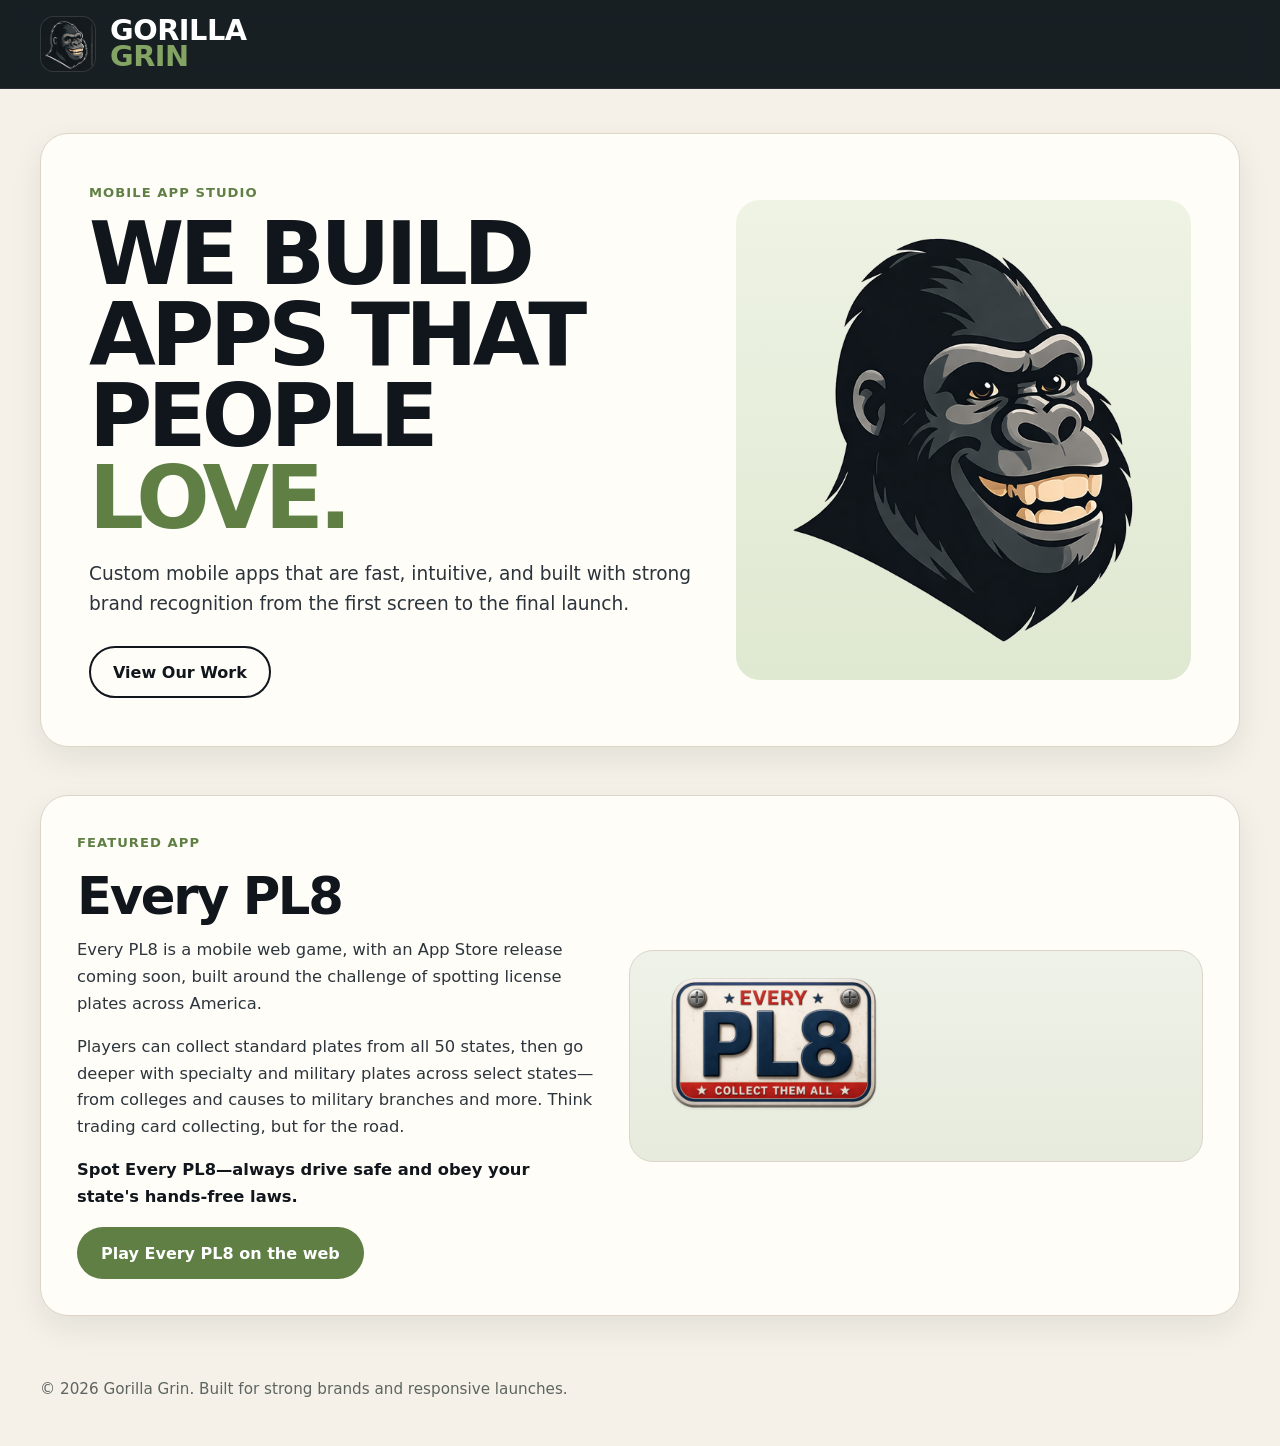
<file: index.html>
<!DOCTYPE html>
<html lang="en">
<head>
  <meta charset="UTF-8" />
  <meta name="viewport" content="width=device-width, initial-scale=1.0" />
  <title>Gorilla Grin</title>
  <style>
    :root {
      --bg: #f5f1e8;
      --surface: #fffdf8;
      --ink: #10161c;
      --muted: #5c655f;
      --line: #dcd5c8;
      --brand: #5f7f45;
      --brand-dark: #486334;
      --header: #0f161c;
      --white: #ffffff;
      --max: 1200px;
      --radius: 20px;
      --shadow: 0 12px 32px rgba(16, 22, 28, 0.08);
    }

    * { box-sizing: border-box; }
    html { scroll-behavior: smooth; }
    body {
      margin: 0;
      font-family: Inter, ui-sans-serif, system-ui, -apple-system, BlinkMacSystemFont, "Segoe UI", sans-serif;
      background: var(--bg);
      color: var(--ink);
    }

    img { max-width: 100%; display: block; }
    a { color: inherit; text-decoration: none; }
    button { font: inherit; }

    .container {
      width: min(calc(100% - 32px), var(--max));
      margin: 0 auto;
    }

    .site-header {
      position: sticky;
      top: 0;
      z-index: 30;
      background: rgba(15, 22, 28, 0.96);
      border-bottom: 1px solid rgba(255,255,255,0.08);
      backdrop-filter: blur(12px);
    }

    .header-inner {
      display: flex;
      align-items: center;
      justify-content: space-between;
      gap: 24px;
      min-height: 88px;
    }

    .brand {
      display: inline-flex;
      align-items: center;
      gap: 14px;
      font-weight: 900;
      letter-spacing: -0.03em;
    }

    .brand-mark {
      width: 56px;
      height: 56px;
      border-radius: 14px;
      overflow: hidden;
      border: 1px solid rgba(255,255,255,0.08);
      background: rgba(255,255,255,0.04);
      flex: 0 0 auto;
    }

    .brand-wordmark {
      line-height: 0.9;
      font-size: 1.8rem;
      color: var(--white);
      text-transform: uppercase;
    }

    .brand-wordmark span {
      color: #84a464;
      display: block;
    }

    .nav-wrap {
      display: flex;
      align-items: center;
      gap: 18px;
    }

    .site-nav {
      display: flex;
      align-items: center;
      gap: 28px;
      color: rgba(255,255,255,0.9);
      font-weight: 700;
      font-size: 0.95rem;
    }

    .site-nav a:hover { color: #a9c78a; }

    .menu-toggle {
      display: none;
      background: transparent;
      border: 0;
      color: var(--white);
      padding: 8px;
      cursor: pointer;
    }

    .menu-toggle svg { width: 30px; height: 30px; }

    .btn {
      display: inline-flex;
      align-items: center;
      justify-content: center;
      min-height: 52px;
      padding: 0 22px;
      border-radius: 999px;
      font-weight: 800;
      border: 2px solid transparent;
      transition: 180ms ease;
      white-space: nowrap;
    }

    .btn-primary {
      background: var(--brand);
      color: var(--white);
    }

    .btn-primary:hover {
      background: var(--brand-dark);
      transform: translateY(-1px);
    }

    .btn-secondary {
      border-color: var(--ink);
      color: var(--ink);
      background: transparent;
    }

    .btn-secondary:hover {
      background: #ebe5d9;
    }

    .hero {
      padding: 44px 0 24px;
    }

    .hero-panel {
      background: var(--surface);
      border: 1px solid var(--line);
      border-radius: 28px;
      overflow: hidden;
      box-shadow: var(--shadow);
    }

    .hero-grid {
      display: grid;
      grid-template-columns: 1.15fr 0.85fr;
      align-items: center;
      gap: 32px;
      padding: 48px;
    }

    .eyebrow {
      display: inline-block;
      margin-bottom: 14px;
      color: var(--brand);
      font-weight: 900;
      text-transform: uppercase;
      letter-spacing: 0.08em;
      font-size: 0.82rem;
    }

    h1 {
      margin: 0;
      font-size: clamp(2.8rem, 7vw, 5.4rem);
      line-height: 0.94;
      letter-spacing: -0.055em;
      text-transform: uppercase;
    }

    h1 .accent { color: var(--brand); }

    .hero-copy p {
      margin: 20px 0 0;
      max-width: 620px;
      font-size: 1.16rem;
      line-height: 1.6;
      color: #2c343b;
    }

    .hero-actions {
      display: flex;
      flex-wrap: wrap;
      gap: 14px;
      margin-top: 28px;
    }

    .hero-visual {
      background: linear-gradient(180deg, #eef3e4 0%, #dfe8d1 100%);
      border-radius: 24px;
      min-height: 420px;
      padding: 28px;
      display: flex;
      align-items: center;
      justify-content: center;
    }

    .hero-visual img {
      width: 100%;
      max-width: 470px;
      object-fit: contain;
    }

    .services {
      padding: 24px 0;
    }

    .services-grid {
      display: grid;
      grid-template-columns: repeat(4, 1fr);
      background: var(--surface);
      border: 1px solid var(--line);
      border-radius: 24px;
      overflow: hidden;
      box-shadow: var(--shadow);
    }

    .service {
      padding: 28px 24px;
      border-right: 1px solid var(--line);
    }

    .service:last-child { border-right: 0; }

    .service-icon {
      width: 48px;
      height: 48px;
      border-radius: 14px;
      background: #eef3e4;
      color: var(--brand-dark);
      display: inline-flex;
      align-items: center;
      justify-content: center;
      font-size: 1.45rem;
      font-weight: 900;
      margin-bottom: 16px;
    }

    .service h3 {
      margin: 0 0 8px;
      font-size: 1rem;
      text-transform: uppercase;
      letter-spacing: -0.02em;
    }

    .service p {
      margin: 0;
      color: var(--muted);
      line-height: 1.55;
      font-size: 0.97rem;
    }

    .feature {
      padding: 24px 0 64px;
    }

    .feature-card {
      display: grid;
      grid-template-columns: 0.95fr 1.05fr;
      gap: 32px;
      align-items: center;
      background: var(--surface);
      border: 1px solid var(--line);
      border-radius: 28px;
      padding: 36px;
      box-shadow: var(--shadow);
    }

    .feature-copy h2 {
      margin: 8px 0 16px;
      font-size: clamp(2rem, 4vw, 3.25rem);
      line-height: 0.95;
      letter-spacing: -0.045em;
    }

    .feature-copy p {
      margin: 0 0 16px;
      color: #2d353c;
      line-height: 1.65;
      font-size: 1.02rem;
    }

    .feature-copy .safety {
      color: var(--ink);
      font-weight: 800;
    }

    .feature-media {
      background: linear-gradient(180deg, #eff2e8 0%, #e6ebdd 100%);
      border: 1px solid var(--line);
      border-radius: 24px;
      padding: 24px;
    }

    .feature-logo {
      max-width: 240px;
      margin-bottom: 22px;
    }

    .plate-grid {
      display: grid;
      grid-template-columns: repeat(2, minmax(0, 1fr));
      gap: 14px;
    }

    .plate {
      background: #fff;
      border: 1px solid #d7d0c4;
      border-radius: 16px;
      padding: 14px;
      box-shadow: 0 8px 18px rgba(16, 22, 28, 0.06);
      min-height: 90px;
      display: flex;
      flex-direction: column;
      justify-content: center;
    }

    .plate .state {
      font-size: 0.72rem;
      color: #8a8479;
      text-transform: uppercase;
      letter-spacing: 0.08em;
      font-weight: 800;
      margin-bottom: 4px;
    }

    .plate .tag {
      font-size: 1.7rem;
      line-height: 1;
      letter-spacing: -0.05em;
      font-weight: 900;
      color: #18385e;
    }

    .plate.alt .tag { color: #7b6122; }

    .cta-band {
      padding: 0 0 72px;
    }

    .cta-inner {
      background: var(--header);
      color: var(--white);
      border-radius: 28px;
      padding: 32px;
      display: flex;
      align-items: center;
      justify-content: space-between;
      gap: 18px;
    }

    .cta-inner h2 {
      margin: 0;
      font-size: clamp(1.8rem, 4vw, 2.8rem);
      line-height: 1;
      letter-spacing: -0.04em;
      text-transform: uppercase;
    }

    .cta-inner p {
      margin: 10px 0 0;
      color: rgba(255,255,255,0.78);
    }

    .site-footer {
      padding: 0 0 48px;
      color: var(--muted);
      font-size: 0.95rem;
    }

    @media (max-width: 1024px) {
      .hero-grid,
      .feature-card {
        grid-template-columns: 1fr;
      }

      .hero-visual { min-height: 320px; }
      .services-grid { grid-template-columns: repeat(2, 1fr); }
      .service:nth-child(2) { border-right: 0; }
      .service:nth-child(-n+2) { border-bottom: 1px solid var(--line); }
    }

    @media (max-width: 760px) {
      .header-inner { min-height: 76px; }
      .brand-mark { width: 48px; height: 48px; }
      .brand-wordmark { font-size: 1.45rem; }
      .menu-toggle { display: inline-flex; }
      .site-nav,
      .nav-wrap .btn-primary {
        display: none;
      }

      .site-nav.open {
        position: absolute;
        left: 16px;
        right: 16px;
        top: 88px;
        display: flex;
        flex-direction: column;
        align-items: stretch;
        gap: 0;
        background: var(--header);
        border: 1px solid rgba(255,255,255,0.08);
        border-radius: 18px;
        overflow: hidden;
      }

      .site-nav.open a {
        padding: 16px 18px;
        border-bottom: 1px solid rgba(255,255,255,0.08);
      }

      .site-nav.open a:last-child { border-bottom: 0; }

      .hero { padding-top: 20px; }
      .hero-grid { padding: 26px; gap: 22px; }
      .hero-copy p { font-size: 1rem; }
      .hero-actions { flex-direction: column; }
      .hero-actions .btn { width: 100%; }
      .hero-visual { min-height: auto; padding: 18px; }
      .services-grid { grid-template-columns: 1fr; }
      .service,
      .service:nth-child(2) {
        border-right: 0;
        border-bottom: 1px solid var(--line);
      }
      .service:last-child { border-bottom: 0; }
      .feature-card { padding: 24px; }
      .plate-grid { grid-template-columns: 1fr; }
      .cta-inner {
        flex-direction: column;
        align-items: flex-start;
      }
      .cta-inner .btn { width: 100%; }
    }
  </style>
</head>
<body>
  <header class="site-header">
    <div class="container header-inner">
      <a class="brand" href="#top" aria-label="Gorilla Grin home">
        <div class="brand-mark">
          <img src="gorilla-grin-horizontal-dark-with-wordmark.png" alt="Gorilla Grin logo" style="width:100%;height:100%;object-fit:cover;object-position:left;" />
        </div>
        <div class="brand-wordmark">Gorilla <span>Grin</span></div>
      </a>

      <div class="nav-wrap" style="display: none;">
        <nav class="site-nav" id="siteNav">
          <a href="#work">Work</a>
          <a href="#services">Services</a>
          <a href="#about">About</a>
          <a href="#contact">Contact</a>
        </nav>
        <a class="btn btn-primary" href="#contact">Let's Talk</a>
        <button class="menu-toggle" id="menuToggle" aria-label="Open menu" aria-expanded="false" aria-controls="siteNav">
          <svg viewBox="0 0 24 24" fill="none" stroke="currentColor" stroke-width="2.25" stroke-linecap="round">
            <path d="M3 6h18M3 12h18M3 18h18"></path>
          </svg>
        </button>
      </div>
    </div>
  </header>

  <main id="top">
    <section class="hero">
      <div class="container hero-panel">
        <div class="hero-grid">
          <div class="hero-copy">
            <span class="eyebrow">Mobile App Studio</span>
            <h1>We build apps that people <span class="accent">love.</span></h1>
            <p>Custom mobile apps that are fast, intuitive, and built with strong brand recognition from the first screen to the final launch.</p>
            <div class="hero-actions">
              <a class="btn btn-primary" href="#contact" style="display: none;">Start a Project</a>
              <a class="btn btn-secondary" href="#work">View Our Work</a>
            </div>
          </div>
          <div class="hero-visual" aria-hidden="true">
            <img src="gorilla-grin-hero-large.png" alt="" />
          </div>
        </div>
      </div>
    </section>

    <section class="services" id="services" style="display: none;">
      <div class="container">
        <div class="services-grid">
          <article class="service">
            <div class="service-icon">◫</div>
            <h3>iOS Development</h3>
            <p>Polished native iPhone experiences with performance and clarity built in from day one.</p>
          </article>
          <article class="service">
            <div class="service-icon">◎</div>
            <h3>Android Development</h3>
            <p>Reliable Android builds designed for reach, flexibility, and smooth everyday use.</p>
          </article>
          <article class="service">
            <div class="service-icon">&lt;/&gt;</div>
            <h3>Cross-Platform</h3>
            <p>One shared codebase when speed matters and platform consistency is part of the plan.</p>
          </article>
          <article class="service">
            <div class="service-icon">☁</div>
            <h3>Backend & APIs</h3>
            <p>Secure systems, integrations, and services that make your product feel seamless.</p>
          </article>
        </div>
      </div>
    </section>

    <section class="feature" id="work">
      <div class="container">
        <article class="feature-card">
          <div class="feature-copy">
            <span class="eyebrow">Featured App</span>
            <h2>Every PL8</h2>
            <p>Every PL8 is a mobile web game, with an App Store release coming soon, built around the challenge of spotting license plates across America.</p>
            <p>Players can collect standard plates from all 50 states, then go deeper with specialty and military plates across select states—from colleges and causes to military branches and more. Think trading card collecting, but for the road.</p>
            <p class="safety">Spot Every PL8—always drive safe and obey your state's hands-free laws.</p>
            <a class="btn btn-primary" href="http://gorillagrin.com/florida-plates-game">Play Every PL8 on the web</a>
          </div>

          <div class="feature-media" aria-label="Every PL8 preview">
            <img class="feature-logo" src="every-pl8-logo.png" alt="Every PL8 logo" />
          </div>
        </article>
      </div>
    </section>

    <section class="cta-band" id="contact" style="display: none;">
      <div class="container">
        <div class="cta-inner">
          <div>
            <h2>Ready to build something with bite?</h2>
            <p>Launch a strong, simple site now and swap in more case studies as your portfolio grows.</p>
          </div>
          <a class="btn btn-primary" href="mailto:hello@gorillagrin.com">Let's Talk</a>
        </div>
      </div>
    </section>
  </main>

  <footer class="site-footer">
    <div class="container">© 2026 Gorilla Grin. Built for strong brands and responsive launches.</div>
  </footer>

  <script>
    const toggle = document.getElementById('menuToggle');
    const nav = document.getElementById('siteNav');

    toggle.addEventListener('click', () => {
      const isOpen = nav.classList.toggle('open');
      toggle.setAttribute('aria-expanded', String(isOpen));
    });
  </script>
</body>
</html>
</file>
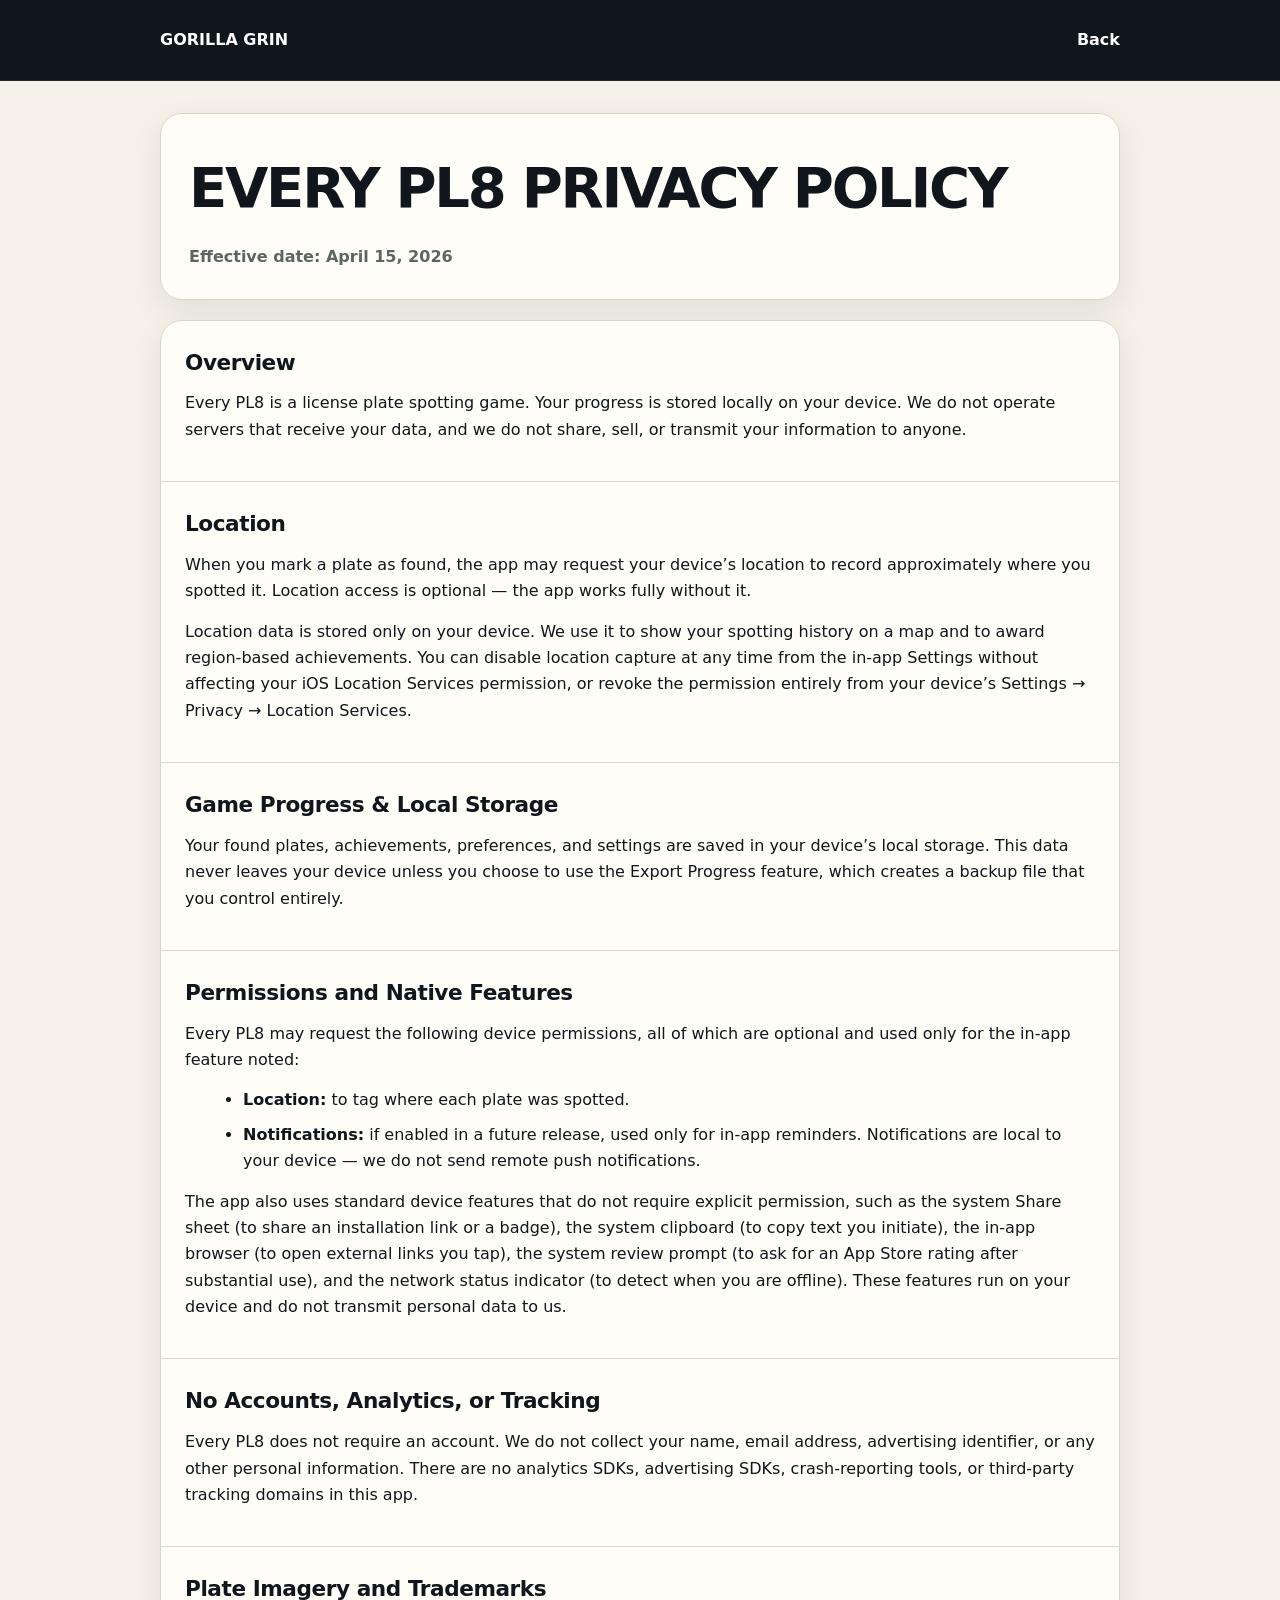
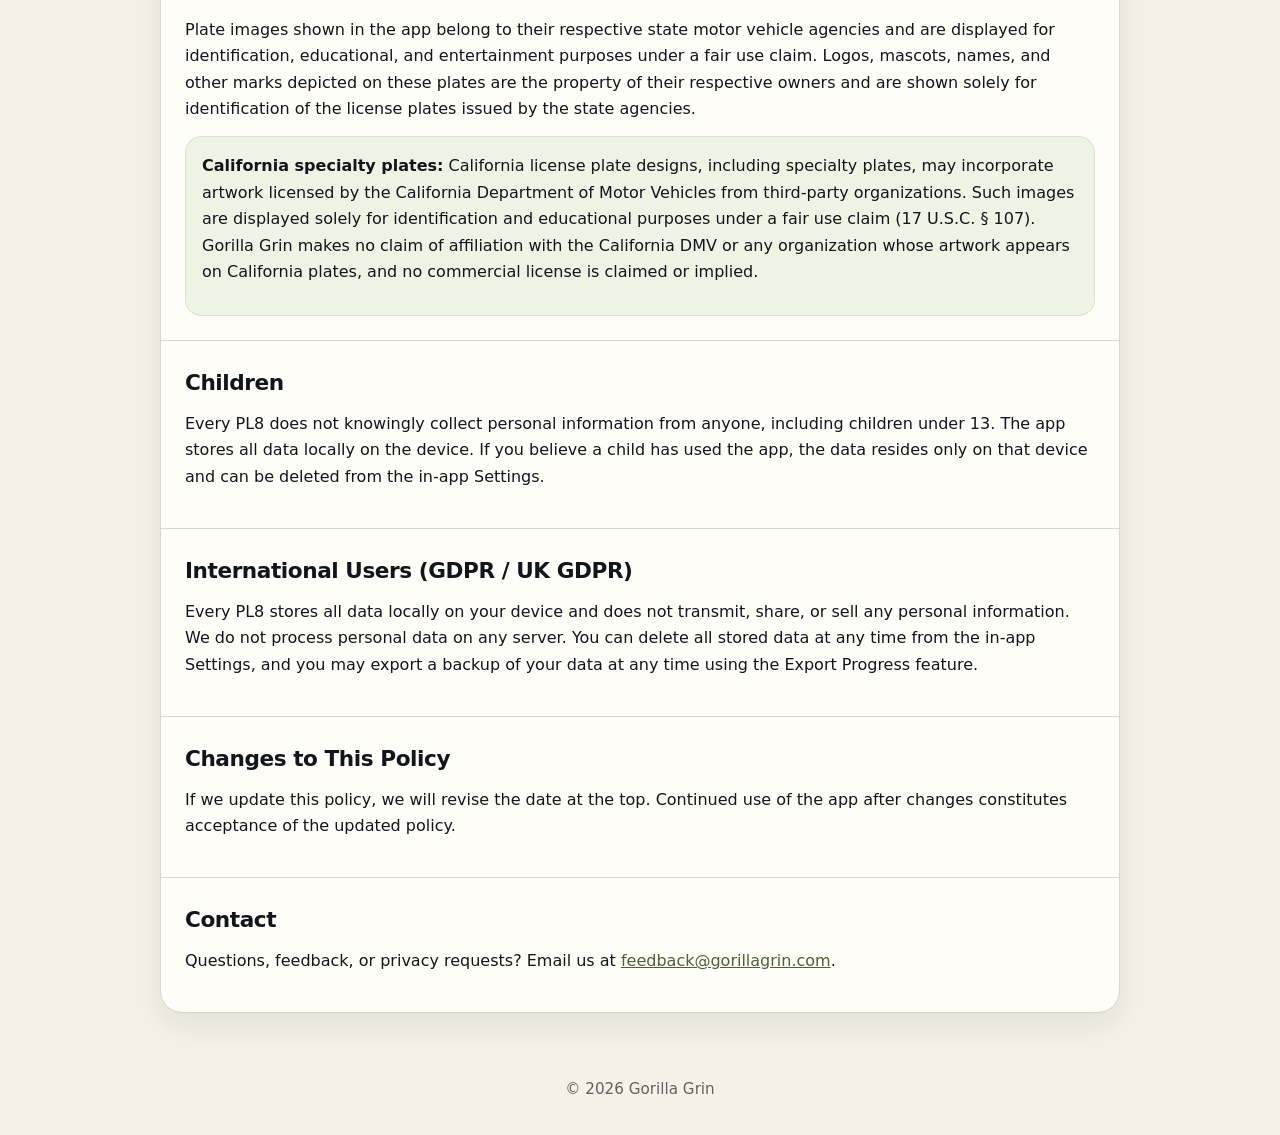
<file: privacy.html>
<!DOCTYPE html>
<html lang="en">
<head>
  <meta charset="UTF-8" />
  <meta name="viewport" content="width=device-width, initial-scale=1.0" />
  <title>Every PL8 Privacy Policy</title>
  <style>
    :root {
      --bg:#f5f1e8; --surface:#fffdf8; --ink:#10161c; --muted:#5c655f; --line:#dcd5c8;
      --brand:#5f7f45; --brand-dark:#486334; --header:#0f161c; --white:#fff; --max:960px;
      --radius:22px; --shadow:0 12px 32px rgba(16,22,28,.08);
    }
    *{box-sizing:border-box}
    body{margin:0;font-family:Inter,system-ui,-apple-system,Segoe UI,sans-serif;background:var(--bg);color:var(--ink);line-height:1.65}
    a{color:var(--brand-dark)}
    .container{width:min(calc(100% - 32px),var(--max));margin:0 auto}
    .site-header{background:var(--header);color:var(--white);border-bottom:1px solid rgba(255,255,255,.08)}
    .header-inner{display:flex;align-items:center;justify-content:space-between;min-height:80px}
    .brand{display:flex;align-items:center;gap:12px;color:#fff;text-decoration:none;font-weight:900;text-transform:uppercase}
    .hero{padding:32px 0}
    .card{background:var(--surface);border:1px solid var(--line);border-radius:var(--radius);box-shadow:var(--shadow)}
    .hero-card{padding:28px}
    h1{margin:0;font-size:clamp(2.2rem,5vw,3.5rem);text-transform:uppercase;letter-spacing:-.04em}
    .effective{margin-top:10px;color:var(--muted);font-weight:700}
    .policy-card{margin-top:20px;overflow:hidden}
    .section{padding:24px;border-top:1px solid var(--line)}
    .section:first-child{border-top:0}
    h2{margin:0 0 10px;font-size:1.35rem;letter-spacing:-.02em}
    p{margin:0 0 14px}
    ul{margin:0 0 14px 18px}
    li{margin-bottom:8px}
    strong{color:var(--ink)}
    .notice{background:#eef3e4;border:1px solid #d7e2ca;border-radius:16px;padding:16px;margin-top:12px}
    .footer{padding:32px 0;text-align:center;color:var(--muted);font-size:.95rem}
    @media(max-width:760px){.hero-card,.section{padding:20px}}
  </style>
</head>
<body>
  <header class="site-header">
    <div class="container header-inner">
      <a class="brand" href="index.html">Gorilla Grin</a>
      <a href="index.html" style="color:#fff;text-decoration:none;font-weight:700">Back</a>
    </div>
  </header>

  <main>
    <section class="hero">
      <div class="container">
        <div class="card hero-card">
          <h1>Every PL8 Privacy Policy</h1>
          <div class="effective">Effective date: April 15, 2026</div>
        </div>

        <div class="card policy-card">
          <div class="section">
            <h2>Overview</h2>
            <p>Every PL8 is a license plate spotting game. Your progress is stored locally on your device. We do not operate servers that receive your data, and we do not share, sell, or transmit your information to anyone.</p>
          </div>

          <div class="section">
            <h2>Location</h2>
            <p>When you mark a plate as found, the app may request your device’s location to record approximately where you spotted it. Location access is optional — the app works fully without it.</p>
            <p>Location data is stored only on your device. We use it to show your spotting history on a map and to award region-based achievements. You can disable location capture at any time from the in-app Settings without affecting your iOS Location Services permission, or revoke the permission entirely from your device’s Settings → Privacy → Location Services.</p>
          </div>

          <div class="section">
            <h2>Game Progress & Local Storage</h2>
            <p>Your found plates, achievements, preferences, and settings are saved in your device’s local storage. This data never leaves your device unless you choose to use the Export Progress feature, which creates a backup file that you control entirely.</p>
          </div>

          <div class="section">
            <h2>Permissions and Native Features</h2>
            <p>Every PL8 may request the following device permissions, all of which are optional and used only for the in-app feature noted:</p>
            <ul>
              <li><strong>Location:</strong> to tag where each plate was spotted.</li>
              <li><strong>Notifications:</strong> if enabled in a future release, used only for in-app reminders. Notifications are local to your device — we do not send remote push notifications.</li>
            </ul>
            <p>The app also uses standard device features that do not require explicit permission, such as the system Share sheet (to share an installation link or a badge), the system clipboard (to copy text you initiate), the in-app browser (to open external links you tap), the system review prompt (to ask for an App Store rating after substantial use), and the network status indicator (to detect when you are offline). These features run on your device and do not transmit personal data to us.</p>
          </div>

          <div class="section">
            <h2>No Accounts, Analytics, or Tracking</h2>
            <p>Every PL8 does not require an account. We do not collect your name, email address, advertising identifier, or any other personal information. There are no analytics SDKs, advertising SDKs, crash-reporting tools, or third-party tracking domains in this app.</p>
          </div>

          <div class="section">
            <h2>Plate Imagery and Trademarks</h2>
            <p>Plate images shown in the app belong to their respective state motor vehicle agencies and are displayed for identification, educational, and entertainment purposes under a fair use claim. Logos, mascots, names, and other marks depicted on these plates are the property of their respective owners and are shown solely for identification of the license plates issued by the state agencies.</p>
            <div class="notice">
              <p><strong>California specialty plates:</strong> California license plate designs, including specialty plates, may incorporate artwork licensed by the California Department of Motor Vehicles from third-party organizations. Such images are displayed solely for identification and educational purposes under a fair use claim (17 U.S.C. § 107). Gorilla Grin makes no claim of affiliation with the California DMV or any organization whose artwork appears on California plates, and no commercial license is claimed or implied.</p>
            </div>
          </div>

          <div class="section">
            <h2>Children</h2>
            <p>Every PL8 does not knowingly collect personal information from anyone, including children under 13. The app stores all data locally on the device. If you believe a child has used the app, the data resides only on that device and can be deleted from the in-app Settings.</p>
          </div>

          <div class="section">
            <h2>International Users (GDPR / UK GDPR)</h2>
            <p>Every PL8 stores all data locally on your device and does not transmit, share, or sell any personal information. We do not process personal data on any server. You can delete all stored data at any time from the in-app Settings, and you may export a backup of your data at any time using the Export Progress feature.</p>
          </div>

          <div class="section">
            <h2>Changes to This Policy</h2>
            <p>If we update this policy, we will revise the date at the top. Continued use of the app after changes constitutes acceptance of the updated policy.</p>
          </div>

          <div class="section">
            <h2>Contact</h2>
            <p>Questions, feedback, or privacy requests? Email us at <a href="mailto:feedback@gorillagrin.com">feedback@gorillagrin.com</a>.</p>
          </div>
        </div>
      </div>
    </section>
  </main>

  <div class="footer">© 2026 Gorilla Grin</div>
</body>
</html>
</file>
